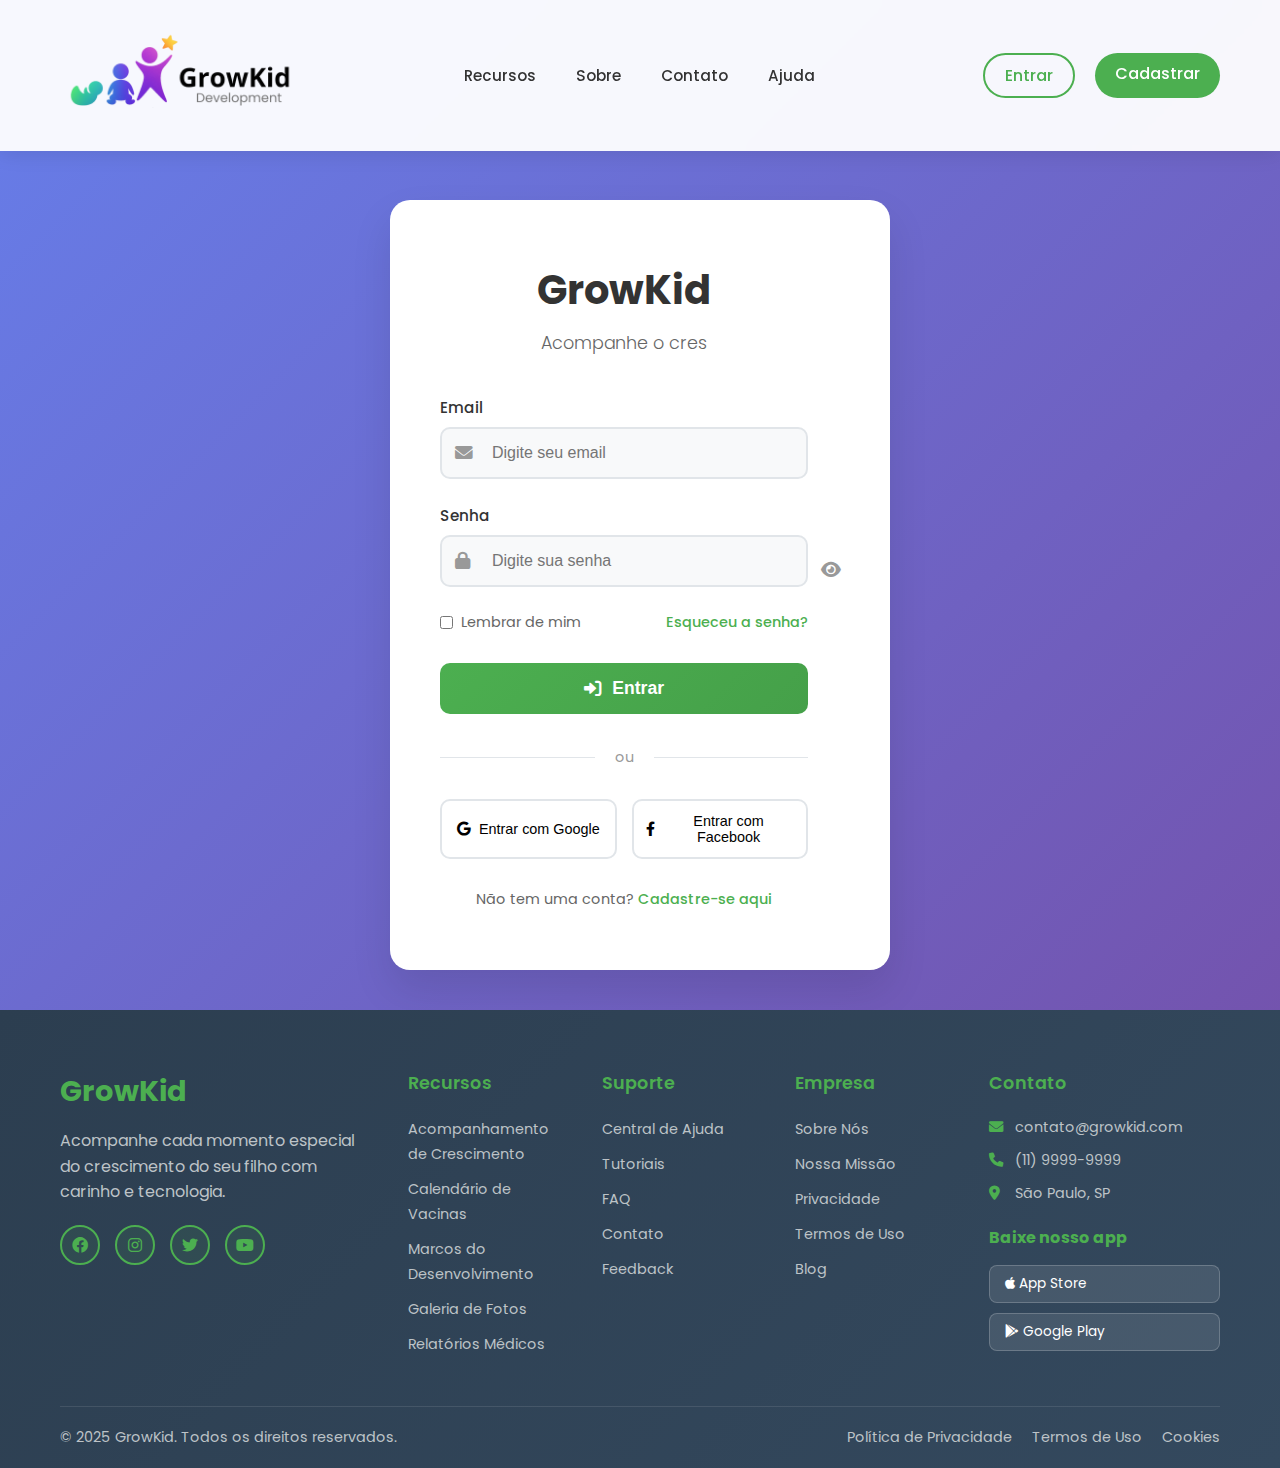
<file: index.html>
<!DOCTYPE html>
<html lang="pt-BR">
<head>
    <meta charset="UTF-8">
    <meta name="viewport" content="width=device-width, initial-scale=1.0">
    <title>GrowKid - Acompanhamento do Desenvolvimento Infantil</title>

    <link rel="stylesheet" href="styles.css">
    <link href="https://fonts.googleapis.com/css2?family=Poppins:wght@300;400;500;600;700&display=swap" rel="stylesheet">
    <link rel="stylesheet" href="https://cdnjs.cloudflare.com/ajax/libs/font-awesome/6.0.0/css/all.min.css">
</head>
<body>
    <header class="site-header">
        <div class="header-container">
            <div class="header-logo">
                <img src="7.png" alt="GrowKid">
            </div>
            <nav class="header-nav">
                <a href="#features">Recursos</a>
                <a href="#about">Sobre</a>
                <a href="#contact">Contato</a>
                <a href="#help">Ajuda</a>
            </nav>
            <div class="header-actions">
                <a href="index.html" class="btn-login">Entrar</a>
                <a href="register.html" class="btn-register">Cadastrar</a>
            </div>
            <button class="mobile-menu-toggle">
                <i class="fas fa-bars"></i>
            </button>
        </div>
    </header>

    <main class="main-content">
        <div class="container">
        <div class="login-container">
            <div class="login-header">
                <div class="logo">
                    <h1>GrowKid</h1>
                </div>
                <p class="subtitle">Acompanhe o crescimento do seu pequeno</p>
            </div>

            <div class="login-form">
                <form id="loginForm">
                    <div class="form-group">
                        <label for="email">Email</label>
                        <div class="input-group">
                            <i class="fas fa-envelope"></i>
                            <input type="email" id="email" name="email" placeholder="Digite seu email" required>
                        </div>
                    </div>

                    <div class="form-group">
                        <label for="password">Senha</label>
                        <div class="input-group">
                            <i class="fas fa-lock"></i>
                            <input type="password" id="password" name="password" placeholder="Digite sua senha" required>
                            <button type="button" class="toggle-password" onclick="togglePassword()">
                                <i class="fas fa-eye" id="eyeIcon"></i>
                            </button>
                        </div>
                    </div>

                    <div class="form-options">
                        <label class="checkbox-container">
                            <input type="checkbox" id="remember">
                            <span class="checkmark"></span>
                            Lembrar de mim
                        </label>
                        <a href="#" class="forgot-password">Esqueceu a senha?</a>
                    </div>

                    <button type="submit" class="login-btn">
                        <i class="fas fa-sign-in-alt"></i>
                        Entrar
                    </button>
                </form>

                <div class="divider">
                    <span>ou</span>
                </div>

                <div class="social-login">
                    <button class="social-btn google-btn">
                        <i class="fab fa-google"></i>
                        Entrar com Google
                    </button>
                    <button class="social-btn facebook-btn">
                        <i class="fab fa-facebook-f"></i>
                        Entrar com Facebook
                    </button>
                </div>

                <div class="register-link">
                    <p>Não tem uma conta? <a href="register.html">Cadastre-se aqui</a></p>
                </div>
            </div>
        </div>

   
    </main>

    <footer class="site-footer">
        <div class="footer-container">
            <div class="footer-content">
                <div class="footer-section">
                    <div class="footer-logo">
                        <span>GrowKid</span>
                    </div>
                    <p>Acompanhe cada momento especial do crescimento do seu filho com carinho e tecnologia.</p>
                    <div class="social-links">
                        <a href="#"><i class="fab fa-facebook"></i></a>
                        <a href="#"><i class="fab fa-instagram"></i></a>
                        <a href="#"><i class="fab fa-twitter"></i></a>
                        <a href="#"><i class="fab fa-youtube"></i></a>
                    </div>
                </div>
                
                <div class="footer-section">
                    <h3>Recursos</h3>
                    <ul>
                        <li><a href="#">Acompanhamento de Crescimento</a></li>
                        <li><a href="#">Calendário de Vacinas</a></li>
                        <li><a href="#">Marcos do Desenvolvimento</a></li>
                        <li><a href="#">Galeria de Fotos</a></li>
                        <li><a href="#">Relatórios Médicos</a></li>
                    </ul>
                </div>
                
                <div class="footer-section">
                    <h3>Suporte</h3>
                    <ul>
                        <li><a href="#">Central de Ajuda</a></li>
                        <li><a href="#">Tutoriais</a></li>
                        <li><a href="#">FAQ</a></li>
                        <li><a href="#">Contato</a></li>
                        <li><a href="#">Feedback</a></li>
                    </ul>
                </div>
                
                <div class="footer-section">
                    <h3>Empresa</h3>
                    <ul>
                        <li><a href="#">Sobre Nós</a></li>
                        <li><a href="#">Nossa Missão</a></li>
                        <li><a href="#">Privacidade</a></li>
                        <li><a href="#">Termos de Uso</a></li>
                        <li><a href="#">Blog</a></li>
                    </ul>
                </div>
                
                <div class="footer-section">
                    <h3>Contato</h3>
                    <div class="contact-info">
                        <p><i class="fas fa-envelope"></i> contato@growkid.com</p>
                        <p><i class="fas fa-phone"></i> (11) 9999-9999</p>
                        <p><i class="fas fa-map-marker-alt"></i> São Paulo, SP</p>
                    </div>
                    <div class="app-downloads">
                        <h4>Baixe nosso app</h4>
                        <a href="#" class="app-store-btn">
                            <i class="fab fa-apple"></i> App Store
                        </a>
                        <a href="#" class="play-store-btn">
                            <i class="fab fa-google-play"></i> Google Play
                        </a>
                    </div>
                </div>
            </div>
            
            <div class="footer-bottom">
                <p>&copy; 2025 GrowKid. Todos os direitos reservados.</p>
                <div class="footer-links">
                    <a href="#">Política de Privacidade</a>
                    <a href="#">Termos de Uso</a>
                    <a href="#">Cookies</a>
                </div>
            </div>
        </div>
    </footer>

    <script src="script.js"></script>
</body>
</html>
</file>
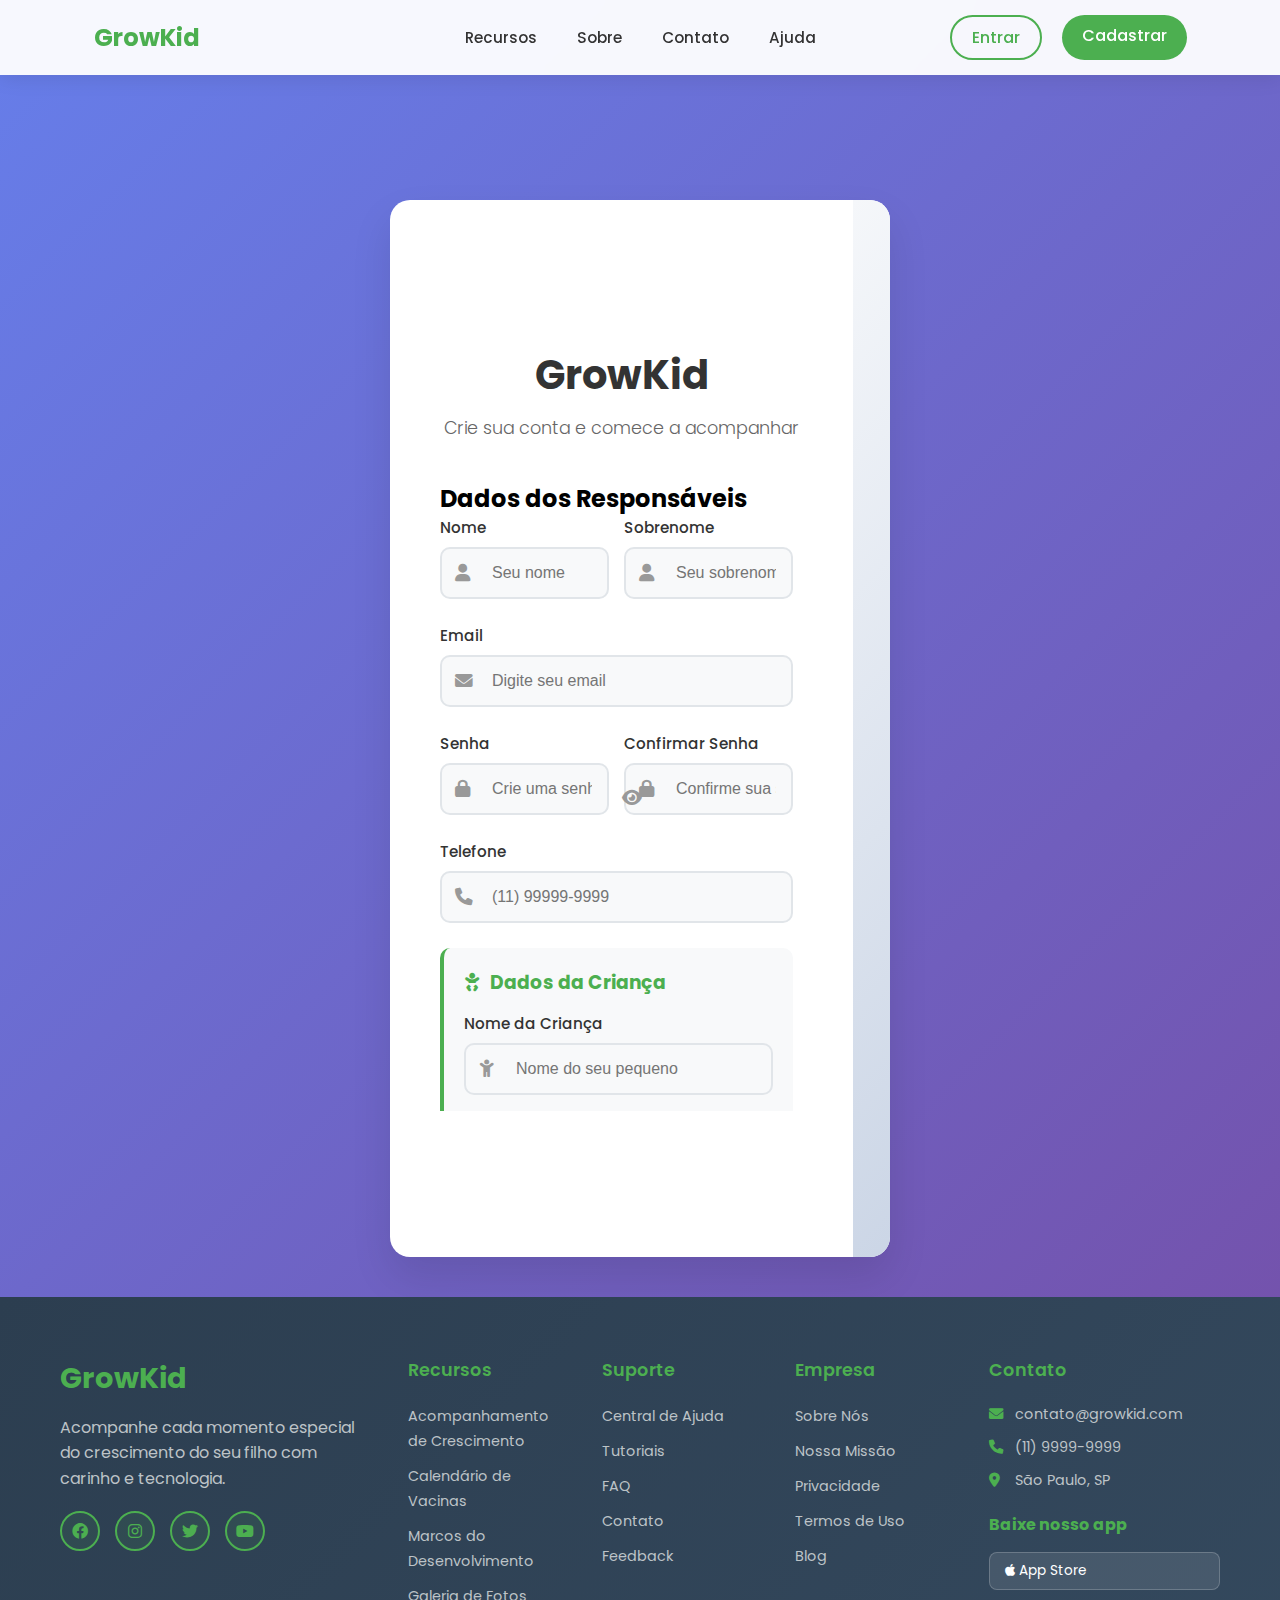
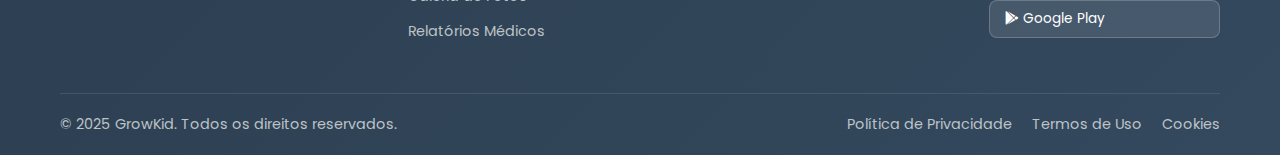
<file: register.html>
<!DOCTYPE html>
<html lang="pt-BR">

<head>
    <meta charset="UTF-8">
    <meta name="viewport" content="width=device-width, initial-scale=1.0">
    <title>Cadastro - GrowKid</title>
    <link rel="stylesheet" href="styles.css">
    <link href="https://fonts.googleapis.com/css2?family=Poppins:wght@300;400;500;600;700&display=swap"
        rel="stylesheet">
    <link rel="stylesheet" href="https://cdnjs.cloudflare.com/ajax/libs/font-awesome/6.0.0/css/all.min.css">
    <style>
        .register-form {
            max-height: 70vh;
            overflow-y: auto;
            padding-right: 10px;
        }

        .register-form::-webkit-scrollbar {
            width: 6px;
        }

        .register-form::-webkit-scrollbar-track {
            background: #f1f1f1;
            border-radius: 10px;
        }

        .register-form::-webkit-scrollbar-thumb {
            background: #4CAF50;
            border-radius: 10px;
        }

        .form-row {
            display: grid;
            grid-template-columns: 1fr 1fr;
            gap: 15px;
        }

        .child-info {
            background: #f8f9fa;
            padding: 20px;
            border-radius: 10px;
            margin: 20px 0;
            border-left: 4px solid #4CAF50;
        }

        .child-info h3 {
            color: #4CAF50;
            margin-bottom: 15px;
            display: flex;
            align-items: center;
            gap: 10px;
        }

        @media (max-width: 768px) {
            .form-row {
                grid-template-columns: 1fr;
            }
        }
    </style>
</head>

<body>
    <header class="site-header">
        <div class="header-container">
            <div class="header-logo">
                <span>GrowKid</span>
            </div>
            <nav class="header-nav">
                <a href="#features">Recursos</a>
                <a href="#about">Sobre</a>
                <a href="#contact">Contato</a>
                <a href="#help">Ajuda</a>
            </nav>
            <div class="header-actions">
                <a href="index.html" class="btn-login">Entrar</a>
                <a href="register.html" class="btn-register">Cadastrar</a>
            </div>
            <button class="mobile-menu-toggle">
                <i class="fas fa-bars"></i>
            </button>
        </div>
    </header>

    <main class="main-content">
        <div class="container">
            <div class="login-container">
                <div class="login-header">
                    <div class="logo">
                        <h1>GrowKid</h1>
                    </div>
                    <p class="subtitle">Crie sua conta e comece a acompanhar</p>
                </div>

                <div class="register-form">
                    <form id="registerForm">
                        <h2>Dados dos Responsáveis</h2>

                        <div class="form-row">
                            <div class="form-group">
                                <label for="firstName">Nome</label>
                                <div class="input-group">
                                    <i class="fas fa-user"></i>
                                    <input type="text" id="firstName" name="firstName" placeholder="Seu nome" required>
                                </div>
                            </div>

                            <div class="form-group">
                                <label for="lastName">Sobrenome</label>
                                <div class="input-group">
                                    <i class="fas fa-user"></i>
                                    <input type="text" id="lastName" name="lastName" placeholder="Seu sobrenome"
                                        required>
                                </div>
                            </div>
                        </div>

                        <div class="form-group">
                            <label for="email">Email</label>
                            <div class="input-group">
                                <i class="fas fa-envelope"></i>
                                <input type="email" id="email" name="email" placeholder="Digite seu email" required>
                            </div>
                        </div>

                        <div class="form-row">
                            <div class="form-group">
                                <label for="password">Senha</label>
                                <div class="input-group">
                                    <i class="fas fa-lock"></i>
                                    <input type="password" id="password" name="password" placeholder="Crie uma senha"
                                        required>
                                    <button type="button" class="toggle-password"
                                        onclick="togglePassword('password', 'eyeIcon1')">
                                        <i class="fas fa-eye" id="eyeIcon1"></i>
                                    </button>
                                </div>
                            </div>

                            <div class="form-group">
                                <label for="confirmPassword">Confirmar Senha</label>
                                <div class="input-group">
                                    <i class="fas fa-lock"></i>
                                    <input type="password" id="confirmPassword" name="confirmPassword"
                                        placeholder="Confirme sua senha" required>
                                    <button type="button" class="toggle-password"
                                        onclick="togglePassword('confirmPassword', 'eyeIcon2')">
                                        <i class="fas fa-eye" id="eyeIcon2"></i>
                                    </button>
                                </div>
                            </div>
                        </div>

                        <div class="form-group">
                            <label for="phone">Telefone</label>
                            <div class="input-group">
                                <i class="fas fa-phone"></i>
                                <input type="tel" id="phone" name="phone" placeholder="(11) 99999-9999">
                            </div>
                        </div>

                        <div class="child-info">
                            <h3><i class="fas fa-baby"></i> Dados da Criança</h3>

                            <div class="form-group">
                                <label for="childName">Nome da Criança</label>
                                <div class="input-group">
                                    <i class="fas fa-child"></i>
                                    <input type="text" id="childName" name="childName" placeholder="Nome do seu pequeno"
                                        required>
                                </div>
                            </div>

                            <div class="form-row">
                                <div class="form-group">
                                    <label for="childBirthDate">Data de Nascimento</label>
                                    <div class="input-group">
                                        <i class="fas fa-calendar"></i>
                                        <input type="date" id="childBirthDate" name="childBirthDate" required>
                                    </div>
                                </div>

                                <div class="form-group">
                                    <label for="childGender">Sexo</label>
                                    <div class="input-group">
                                        <i class="fas fa-venus-mars"></i>
                                        <select id="childGender" name="childGender" required>
                                            <option value="">Selecione</option>
                                            <option value="M">Masculino</option>
                                            <option value="F">Feminino</option>
                                        </select>
                                    </div>
                                </div>
                            </div>

                            <div class="form-row">
                                <div class="form-group">
                                    <label for="childWeight">Peso ao Nascer (kg)</label>
                                    <div class="input-group">
                                        <i class="fas fa-weight"></i>
                                        <input type="number" id="childWeight" name="childWeight" placeholder="3.5"
                                            step="0.1" min="0">
                                    </div>
                                </div>

                                <div class="form-group">
                                    <label for="childHeight">Altura ao Nascer (cm)</label>
                                    <div class="input-group">
                                        <i class="fas fa-ruler-vertical"></i>
                                        <input type="number" id="childHeight" name="childHeight" placeholder="50"
                                            step="0.1" min="0">
                                    </div>
                                </div>
                            </div>
                        </div>

                        <div class="form-options">
                            <label class="checkbox-container">
                                <input type="checkbox" id="terms" required>
                                <span class="checkmark"></span>
                                Aceito os <a href="#">Termos de Uso</a> e <a href="#">Política de Privacidade</a>
                            </label>
                        </div>

                        <div class="form-options">
                            <label class="checkbox-container">
                                <input type="checkbox" id="newsletter">
                                <span class="checkmark"></span>
                                Quero receber dicas e novidades por email
                            </label>
                        </div>

                        <button type="submit" class="login-btn">
                            <i class="fas fa-user-plus"></i>
                            Criar Conta
                        </button>
                    </form>

                    <div class="register-link">
                        <p>Já tem uma conta? <a href="index.html">Faça login aqui</a></p>
                    </div>
                </div>
            </div>

            <div class="info-section">
                <div class="feature-card">
                    <i class="fas fa-shield-alt"></i>
                    <h3>Dados Seguros</h3>
                    <p>Suas informações e da sua família estão protegidas com criptografia de ponta</p>
                </div>
                <div class="feature-card">
                    <i class="fas fa-mobile-alt"></i>
                    <h3>Acesso Mobile</h3>
                    <p>Acompanhe o desenvolvimento do seu filho onde estiver, pelo celular ou computador</p>
                </div>
                <div class="feature-card">
                    <i class="fas fa-users"></i>
                    <h3>Família Conectada</h3>
                    <p>Compartilhe momentos especiais com outros familiares e cuidadores</p>
                </div>
            </div>
    </main>

    <footer class="site-footer">
        <div class="footer-container">
            <div class="footer-content">
                <div class="footer-section">
                    <div class="footer-logo">
                        <span>GrowKid</span>
                    </div>
                    <p>Acompanhe cada momento especial do crescimento do seu filho com carinho e tecnologia.</p>
                    <div class="social-links">
                        <a href="#"><i class="fab fa-facebook"></i></a>
                        <a href="#"><i class="fab fa-instagram"></i></a>
                        <a href="#"><i class="fab fa-twitter"></i></a>
                        <a href="#"><i class="fab fa-youtube"></i></a>
                    </div>
                </div>

                <div class="footer-section">
                    <h3>Recursos</h3>
                    <ul>
                        <li><a href="#">Acompanhamento de Crescimento</a></li>
                        <li><a href="#">Calendário de Vacinas</a></li>
                        <li><a href="#">Marcos do Desenvolvimento</a></li>
                        <li><a href="#">Galeria de Fotos</a></li>
                        <li><a href="#">Relatórios Médicos</a></li>
                    </ul>
                </div>

                <div class="footer-section">
                    <h3>Suporte</h3>
                    <ul>
                        <li><a href="#">Central de Ajuda</a></li>
                        <li><a href="#">Tutoriais</a></li>
                        <li><a href="#">FAQ</a></li>
                        <li><a href="#">Contato</a></li>
                        <li><a href="#">Feedback</a></li>
                    </ul>
                </div>

                <div class="footer-section">
                    <h3>Empresa</h3>
                    <ul>
                        <li><a href="#">Sobre Nós</a></li>
                        <li><a href="#">Nossa Missão</a></li>
                        <li><a href="#">Privacidade</a></li>
                        <li><a href="#">Termos de Uso</a></li>
                        <li><a href="#">Blog</a></li>
                    </ul>
                </div>

                <div class="footer-section">
                    <h3>Contato</h3>
                    <div class="contact-info">
                        <p><i class="fas fa-envelope"></i> contato@growkid.com</p>
                        <p><i class="fas fa-phone"></i> (11) 9999-9999</p>
                        <p><i class="fas fa-map-marker-alt"></i> São Paulo, SP</p>
                    </div>
                    <div class="app-downloads">
                        <h4>Baixe nosso app</h4>
                        <a href="#" class="app-store-btn">
                            <i class="fab fa-apple"></i> App Store
                        </a>
                        <a href="#" class="play-store-btn">
                            <i class="fab fa-google-play"></i> Google Play
                        </a>
                    </div>
                </div>
            </div>

            <div class="footer-bottom">
                <p>&copy; 2025 GrowKid. Todos os direitos reservados.</p>
                <div class="footer-links">
                    <a href="#">Política de Privacidade</a>
                    <a href="#">Termos de Uso</a>
                    <a href="#">Cookies</a>
                </div>
            </div>
        </div>
    </footer>

    <script>
        // Função para alternar visibilidade da senha
        function togglePassword(inputId, iconId) {
            const passwordInput = document.getElementById(inputId);
            const eyeIcon = document.getElementById(iconId);

            if (passwordInput.type === 'password') {
                passwordInput.type = 'text';
                eyeIcon.classList.remove('fa-eye');
                eyeIcon.classList.add('fa-eye-slash');
            } else {
                passwordInput.type = 'password';
                eyeIcon.classList.remove('fa-eye-slash');
                eyeIcon.classList.add('fa-eye');
            }
        }

        // Máscara para telefone
        document.getElementById('phone').addEventListener('input', function (e) {
            let value = e.target.value.replace(/\D/g, '');
            if (value.length >= 11) {
                value = value.replace(/(\d{2})(\d{5})(\d{4})/, '($1) $2-$3');
            } else if (value.length >= 7) {
                value = value.replace(/(\d{2})(\d{4})(\d{0,4})/, '($1) $2-$3');
            } else if (value.length >= 3) {
                value = value.replace(/(\d{2})(\d{0,5})/, '($1) $2');
            }
            e.target.value = value;
        });

        // Validação do formulário
        document.getElementById('registerForm').addEventListener('submit', function (e) {
            e.preventDefault();

            const formData = new FormData(this);
            const data = Object.fromEntries(formData);

            // Validações
            if (data.password !== data.confirmPassword) {
                showMessage('As senhas não coincidem!', 'error');
                return;
            }

            if (data.password.length < 6) {
                showMessage('A senha deve ter pelo menos 6 caracteres!', 'error');
                return;
            }

            if (!data.terms) {
                showMessage('Você deve aceitar os termos de uso!', 'error');
                return;
            }

            // Simular cadastro
            showMessage('Criando sua conta...', 'loading');

            setTimeout(() => {
                showMessage('Conta criada com sucesso! Redirecionando...', 'success');
                setTimeout(() => {
                    window.location.href = 'index.html';
                }, 2000);
            }, 2000);
        });

        // Função para mostrar mensagens (mesma do script.js)
        function showMessage(message, type) {
            const existingMessage = document.querySelector('.message');
            if (existingMessage) {
                existingMessage.remove();
            }

            const messageDiv = document.createElement('div');
            messageDiv.className = `message ${type}`;
            messageDiv.textContent = message;

            messageDiv.style.cssText = `
                position: fixed;
                top: 20px;
                right: 20px;
                padding: 15px 20px;
                border-radius: 10px;
                color: white;
                font-weight: 500;
                z-index: 1000;
                animation: slideInRight 0.3s ease;
            `;

            switch (type) {
                case 'success':
                    messageDiv.style.background = 'linear-gradient(135deg, #4CAF50, #45a049)';
                    break;
                case 'error':
                    messageDiv.style.background = 'linear-gradient(135deg, #f44336, #d32f2f)';
                    break;
                case 'loading':
                    messageDiv.style.background = 'linear-gradient(135deg, #2196F3, #1976D2)';
                    break;
            }

            document.body.appendChild(messageDiv);

            if (type !== 'loading') {
                setTimeout(() => {
                    messageDiv.style.animation = 'slideOutRight 0.3s ease';
                    setTimeout(() => {
                        if (messageDiv.parentNode) {
                            messageDiv.remove();
                        }
                    }, 300);
                }, 3000);
            }
        }
    </script>
</body>

</html>
</file>
<file: styles.css>
* {
    margin: 0;
    padding: 0;
    box-sizing: border-box;
}

img {
    max-width: 65%;
    height: auto;
    display: flex;
    margin: right;
}

body {
    font-family: 'Poppins', sans-serif;
    background: linear-gradient(135deg, #667eea 0%, #764ba2 100%);
    min-height: 100vh;
    margin: 0;
    padding: 0;
    display: flex;
    flex-direction: column;
}

.container {
    width: 100%;
    display: flex;
    max-width: 500px;
    width: 100%;
    ;
    background: white;
    border-radius: 20px;
    box-shadow: 0 20px 40px rgba(0, 0, 0, 0.1);
    overflow: hidden;
    min-height: 600px;
    margin: auto;
}

.login-container {
    padding: 60px 50px;
    display: flex;
    flex-direction: column;
    justify-content: center;
}

.login-header {
    text-align: center;
    margin-bottom: 40px;
}

.logo {
    display: flex;
    align-items: center;
    justify-content: center;
    margin-bottom: 10px;
}

.logo h1 {
    font-size: 2.5rem;
    color: #333;
    font-weight: 700;
}

.subtitle {
    color: #666;
    font-size: 1.1rem;
    font-weight: 300;
}

.form-group {
    margin-bottom: 25px;
}

.form-group label {
    display: block;
    margin-bottom: 8px;
    color: #333;
    font-weight: 500;
    font-size: 0.95rem;
}

.input-group {
    position: relative;
    display: flex;
    align-items: center;
}

.input-group i {
    position: absolute;
    left: 15px;
    color: #999;
    font-size: 1.1rem;
    z-index: 2;
}

.input-group input {
    width: 100%;
    padding: 15px 15px 15px 50px;
    border: 2px solid #e1e5e9;
    border-radius: 10px;
    font-size: 1rem;
    transition: all 0.3s ease;
    background: #f8f9fa;
}

.input-group input:focus {
    outline: none;
    border-color: #4CAF50;
    background: white;
    box-shadow: 0 0 0 3px rgba(76, 175, 80, 0.1);
}

.toggle-password {
    position: absolute;
    right: 2px;
    background: none;
    border: none;
    color: #999;
    cursor: pointer;
    font-size: 1.1rem;
    z-index: 2;
}

.form-options {
    display: flex;
    justify-content: space-between;
    align-items: center;
    margin-bottom: 30px;
}

.checkbox-container {
    display: flex;
    align-items: center;
    font-size: 0.9rem;
    color: #666;
    cursor: pointer;
}

.checkbox-container input {
    margin-right: 8px;
}

.forgot-password {
    color: #4CAF50;
    text-decoration: none;
    font-size: 0.9rem;
    font-weight: 500;
}

.forgot-password:hover {
    text-decoration: underline;
}

.login-btn {
    width: 100%;
    background: linear-gradient(135deg, #4CAF50, #45a049);
    color: white;
    border: none;
    padding: 15px;
    border-radius: 10px;
    font-size: 1.1rem;
    font-weight: 600;
    cursor: pointer;
    transition: all 0.3s ease;
    display: flex;
    align-items: center;
    justify-content: center;
    gap: 10px;
}

.login-btn:hover {
    transform: translateY(-2px);
    box-shadow: 0 8px 25px rgba(76, 175, 80, 0.3);
}

.divider {
    text-align: center;
    margin: 30px 0;
    position: relative;
}

.divider::before {
    content: '';
    position: absolute;
    top: 50%;
    left: 0;
    right: 0;
    height: 1px;
    background: #e1e5e9;
}

.divider span {
    background: white;
    padding: 0 20px;
    color: #999;
    font-size: 0.9rem;
    position: relative;
    z-index: 1;
}

.social-login {
    display: flex;
    gap: 15px;
    margin-bottom: 30px;
}

.social-btn {
    flex: 1;
    padding: 12px;
    border: 2px solid #e1e5e9;
    border-radius: 10px;
    background: white;
    cursor: pointer;
    font-size: 0.9rem;
    font-weight: 500;
    transition: all 0.3s ease;
    display: flex;
    align-items: center;
    justify-content: center;
    gap: 8px;
}

.google-btn:hover {
    border-color: #db4437;
    color: #db4437;
}

.facebook-btn:hover {
    border-color: #4267B2;
    color: #4267B2;
}

.register-link {
    text-align: center;
    color: #666;
    font-size: 0.9rem;
}

.register-link a {
    color: #4CAF50;
    text-decoration: none;
    font-weight: 500;
}

.register-link a:hover {
    text-decoration: underline;
}

.info-section {
    background: linear-gradient(135deg, #f5f7fa 0%, #c3cfe2 100%);
    padding: 60px 40px;
    display: flex;
    flex-direction: column;
    justify-content: center;
    gap: 30px;
}

.feature-card {
    text-align: center;
    padding: 20px;
}

.feature-card i {
    font-size: 2.5rem;
    color: #4CAF50;
    margin-bottom: 15px;
}

.feature-card h3 {
    color: #333;
    margin-bottom: 10px;
    font-size: 1.2rem;
    font-weight: 600;
}

.feature-card p {
    color: #666;
    font-size: 0.95rem;
    line-height: 1.5;
}

/* Header Styles */
.site-header {
    width: 100%;
    display: flex;
    background: rgba(255, 255, 255, 0.95);
    backdrop-filter: blur(10px);
    box-shadow: 0 2px 20px rgba(0, 0, 0, 0.1);
    position: fixed;
    top: 0;
    left: 0;
    right: 0;
    z-index: 1000;
    padding: 15px 0;
}

.header-container {
    max-width: 1200px;
    margin: 0 auto;
    display: grid;
    grid-template-columns: 1fr 1fr 1fr;
    align-items: center;
    padding: 0 20px;
    gap: 20px;
}

.header-logo {
    display: flex;
    align-items: center;
    font-size: 1.5rem;
    font-weight: 700;
    color: #4CAF50;
    text-decoration: none;
    justify-self: start;
}

.header-nav {
    display: flex;
    gap: 40px;
    justify-self: center;
}

.header-nav a {
    color: #333;
    text-decoration: none;
    font-weight: 500;
    font-size: 0.95rem;
    transition: color 0.3s ease;
    position: relative;
}

.header-nav a:hover {
    color: #4CAF50;
}

.header-nav a::after {
    content: '';
    position: absolute;
    bottom: -5px;
    left: 0;
    width: 0;
    height: 2px;
    background: #4CAF50;
    transition: width 0.3s ease;
}

.header-nav a:hover::after {
    width: 100%;
}

.header-actions {
    display: flex;
    gap: 20px;
    justify-self: end;
}

.btn-login {
    padding: 8px 20px;
    color: #4CAF50;
    text-decoration: none;
    border: 2px solid #4CAF50;
    border-radius: 25px;
    font-weight: 500;
    transition: all 0.3s ease;
}

.btn-login:hover {
    background: #4CAF50;
    color: white;
}

.btn-register {
    padding: 8px 20px;
    background: #4CAF50;
    color: white;
    text-decoration: none;
    border-radius: 25px;
    font-weight: 500;
    transition: all 0.3s ease;
}

.btn-register:hover {
    background: #45a049;
    transform: translateY(-2px);
    box-shadow: 0 5px 15px rgba(76, 175, 80, 0.3);
}

.mobile-menu-toggle {
    display: none;
    background: none;
    border: none;
    font-size: 1.5rem;
    color: #333;
    cursor: pointer;
}

/* Main Content */
.main-content {
    margin-top: 160px;
    flex: 1;
    display: flex;
    align-items: center;
    justify-content: center;
    padding: 40px 20px;
    min-height: calc(100vh - 200px);
}

/* Footer Styles */
.site-footer {
    background: linear-gradient(135deg, #2c3e50, #34495e);
    color: white;
    padding: 60px 0 20px;
    margin-top: 0;
    clear: both;
    width: 100%;
}

.footer-container {
    max-width: 1200px;
    margin: 0 auto;
    padding: 0 20px;
}

.footer-content {
    display: grid;
    grid-template-columns: 2fr 1fr 1fr 1fr 1.5fr;
    gap: 40px;
    margin-bottom: 40px;
}

.footer-section h3 {
    color: #4CAF50;
    margin-bottom: 20px;
    font-size: 1.1rem;
    font-weight: 600;
}

.footer-logo {
    display: flex;
    align-items: center;
    font-size: 1.8rem;
    font-weight: 700;
    color: #4CAF50;
    margin-bottom: 15px;
}

.footer-section p {
    line-height: 1.6;
    color: #bdc3c7;
    margin-bottom: 20px;
}

.footer-section ul {
    list-style: none;
}

.footer-section ul li {
    margin-bottom: 10px;
}

.footer-section ul li a {
    color: #bdc3c7;
    text-decoration: none;
    transition: color 0.3s ease;
    font-size: 0.9rem;
}

.footer-section ul li a:hover {
    color: #4CAF50;
}

.social-links {
    display: flex;
    gap: 15px;
}

.social-links a {
    width: 40px;
    height: 40px;
    background: rgba(76, 175, 80, 0.1);
    border: 2px solid #4CAF50;
    border-radius: 50%;
    display: flex;
    align-items: center;
    justify-content: center;
    color: #4CAF50;
    text-decoration: none;
    transition: all 0.3s ease;
}

.social-links a:hover {
    background: #4CAF50;
    color: white;
    transform: translateY(-3px);
}

.contact-info p {
    display: flex;
    align-items: center;
    gap: 10px;
    margin-bottom: 10px;
    font-size: 0.9rem;
}

.contact-info i {
    color: #4CAF50;
    width: 16px;
}

.app-downloads {
    margin-top: 20px;
}

.app-downloads h4 {
    color: #4CAF50;
    margin-bottom: 15px;
    font-size: 1rem;
}

.app-store-btn,
.play-store-btn {
    display: block;
    margin-bottom: 10px;
    padding: 8px 15px;
    background: rgba(255, 255, 255, 0.1);
    border: 1px solid rgba(255, 255, 255, 0.2);
    border-radius: 8px;
    color: white;
    text-decoration: none;
    font-size: 0.85rem;
    transition: all 0.3s ease;
}

.app-store-btn:hover,
.play-store-btn:hover {
    background: rgba(255, 255, 255, 0.2);
    transform: translateY(-2px);
}

.footer-bottom {
    border-top: 1px solid rgba(255, 255, 255, 0.1);
    padding-top: 20px;
    display: flex;
    justify-content: space-between;
    align-items: center;
    font-size: 0.9rem;
    color: #bdc3c7;
}

.footer-links {
    display: flex;
    gap: 20px;
}

.footer-links a {
    color: #bdc3c7;
    text-decoration: none;
    transition: color 0.3s ease;
}

.footer-links a:hover {
    color: #4CAF50;
}

/* Responsive Design */
@media (max-width: 768px) {
    .container {
        grid-template-columns: 1fr;
        margin: 10px;
    }

    .login-container {
        padding: 40px 30px;
    }

    .info-section {
        padding: 40px 30px;
    }

    .social-login {
        flex-direction: column;
    }

    .logo h1 {
        font-size: 2rem;
    }

    .header-nav {
        display: none;
    }

    .mobile-menu-toggle {
        display: block;
    }

    .header-actions {
        gap: 10px;
    }

    .btn-login,
    .btn-register {
        padding: 6px 15px;
        font-size: 0.85rem;
    }

    .footer-content {
        grid-template-columns: 1fr;
        gap: 30px;
        text-align: center;
    }

    .footer-bottom {
        flex-direction: column;
        gap: 15px;
        text-align: center;
    }

    .footer-links {
        gap: 15px;
    }

    .social-links {
        justify-content: center;
    }
}

/* Mobile Navigation */
@media (max-width: 768px) {
    .header-nav {
        position: absolute;
        top: 100%;
        left: 0;
        right: 0;
        background: white;
        flex-direction: column;
        padding: 20px;
        box-shadow: 0 5px 20px rgba(0, 0, 0, 0.1);
        transform: translateY(-100%);
        opacity: 0;
        visibility: hidden;
        transition: all 0.3s ease;
        gap: 15px;
    }

    .header-nav.mobile-nav-open {
        transform: translateY(0);
        opacity: 1;
        visibility: visible;
    }

    .header-nav a {
        padding: 10px 0;
        border-bottom: 1px solid #f0f0f0;
        text-align: center;
    }

    .header-nav a:last-child {
        border-bottom: none;
    }

    .mobile-menu-toggle {
        display: block;
    }

    .header-actions {
        gap: 10px;
    }

    .btn-login,
    .btn-register {
        padding: 6px 15px;
        font-size: 0.85rem;
    }
}

@media (max-width: 480px) {
    .header-container {
        padding: 0 15px;
    }

    .header-logo {
        font-size: 1.3rem;
    }

    .btn-login,
    .btn-register {
        padding: 5px 12px;
        font-size: 0.8rem;
    }
}

/* Animations */
@keyframes fadeInUp {
    from {
        opacity: 0;
        transform: translateY(30px);
    }

    to {
        opacity: 1;
        transform: translateY(0);
    }
}

.login-container {
    animation: fadeInUp 0.8s ease;
}

.feature-card {
    animation: fadeInUp 0.8s ease;
    animation-delay: 0.2s;
    animation-fill-mode: both;
}

.feature-card:nth-child(2) {
    animation-delay: 0.4s;
}

.feature-card:nth-child(3) {
    animation-delay: 0.6s;
}
</file>
